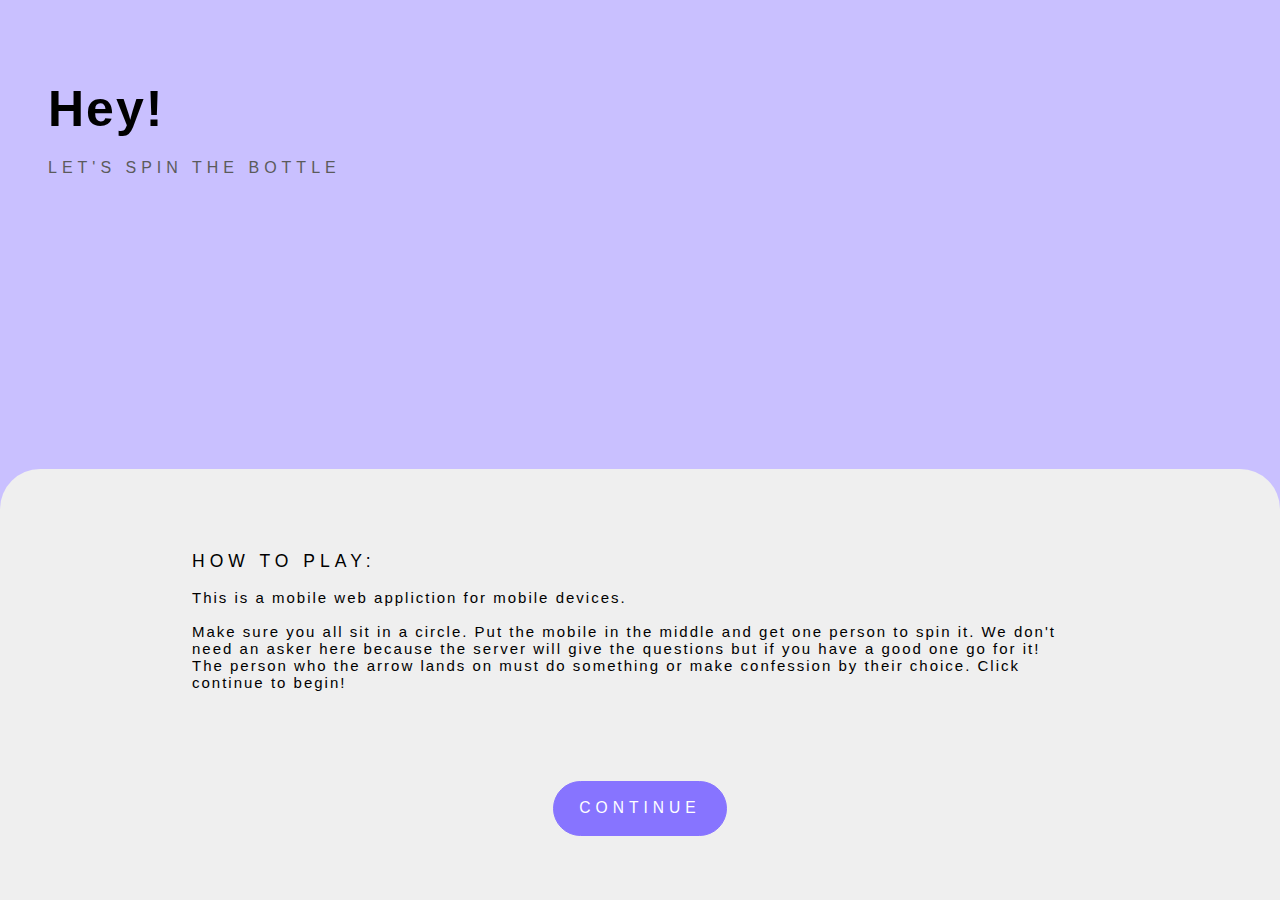
<file: index.html>
<!-- بسم الله الرحمان الرحیم -->
<!DOCTYPE html>
<head>
    <title>Spin The Bottle</title>

    <!-- Required meta tags -->
    <meta name="viewport" content="width=device-width, initial-scale=1">
    <!------------------------>

    <!-- Styles and fonts -->
    <link rel="stylesheet" href="styles/welcomepage.css" type="text/css">
    <link rel="stylesheet" href="styles/style.css" type="text/css">
    <!---------------------->

    <!-- JQuery and JS -->
    <script src="https://ajax.googleapis.com/ajax/libs/jquery/3.5.1/jquery.min.js"></script>
    <script src="scripts/script.js" defer></script>
    <!------------------->
</head>

<body style="background-color: #C9C0FF;">
    <article class="welcome-text">
        <h1>hey!</h1>
        <h4 style="color: #5B5B5B;">Let's spin the bottle</h4>
    </article>
    <section class="how-to-play">
        <h3>how to play:</h3>
        <p>This is a <b>mobile web appliction</b> for mobile devices.<br><br>
            Make sure you all sit in a circle. Put the mobile in the middle and get one person to spin it. We don't need an asker here because the server will give the questions but if you have a good one go for it!<br> The person who the arrow lands on must do something or make confession by their choice. Click continue to begin!</p>
        <div id="btn-box">
            <button class="continue" id="goToGame"><h3 style="color: white;">Continue</h3></button>
        </div>
        
    </section>
</body>

</html>
</file>
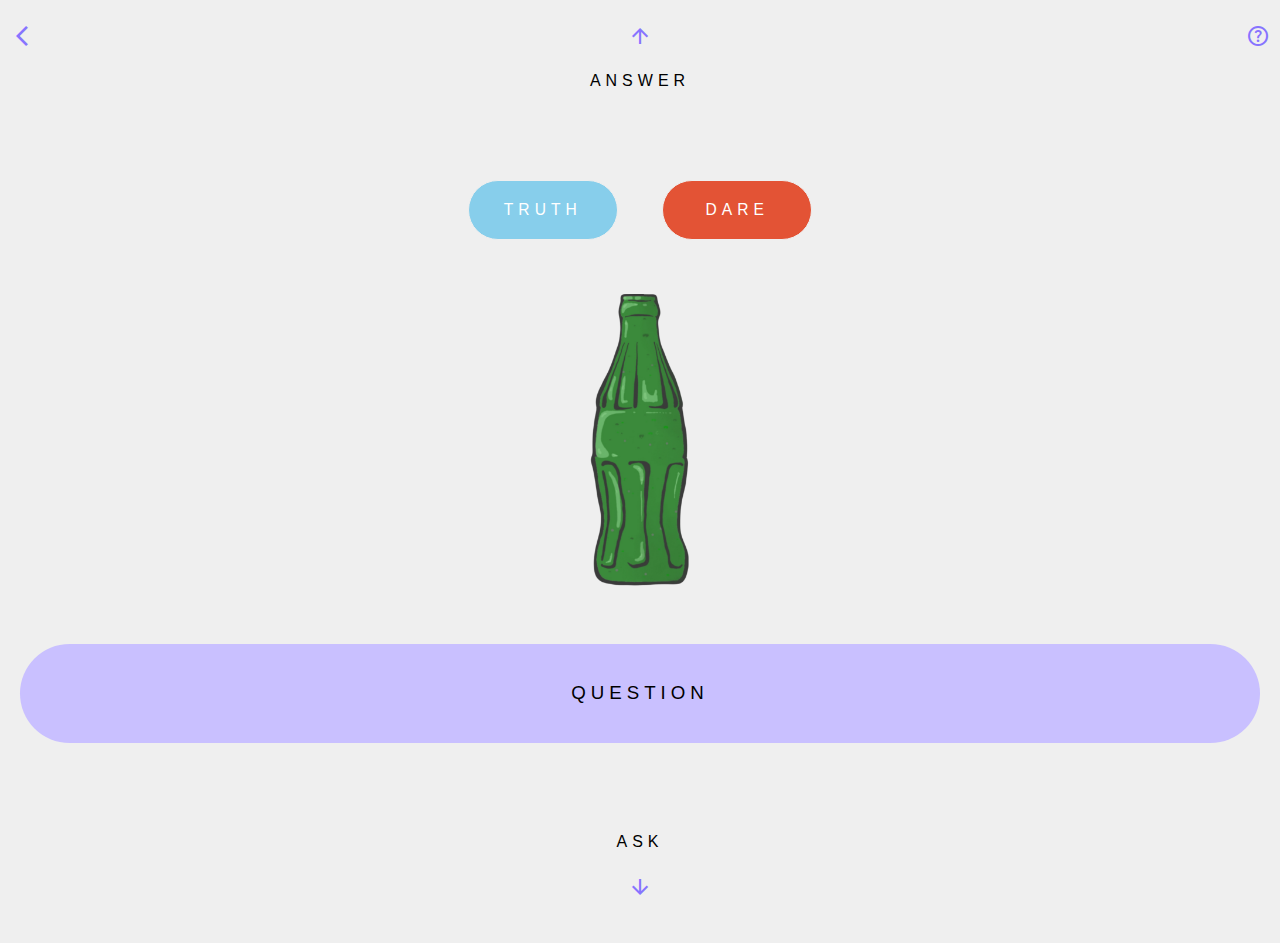
<file: game.html>
<!-- بسم الله الرحمان الرحیم -->
<!DOCTYPE html>

<head>
    <title>Spin The Bottle</title>

    <!-- Required meta tags -->
    <meta name="viewport" content="width=device-width, initial-scale=1">
    <!------------------------>

    <!-- Styles and fonts -->
    <link rel="stylesheet" href="styles/style.css" type="text/css">
    <link rel="stylesheet" href="styles/welcomepage.css" type="text/css">
    <link rel="stylesheet"
        href="https://fonts.googleapis.com/css2?family=Material+Symbols+Outlined:opsz,wght,FILL,GRAD@48,600,0,0" />
    <!---------------------->

    <!-- JQuery and JS -->
    <script src="https://ajax.googleapis.com/ajax/libs/jquery/3.5.1/jquery.min.js"></script>
    <script src="scripts/script.js" defer></script>
    <script src="scripts/questions.js" defer></script>
    <!------------------->
</head>

<body>
    <section class="answer">
        <section id="arrow-box">
            <!-- <div class="arrow-answer"> -->
                <p class="material-symbols-outlined" id="backToLevel" style="color: #8774FF; float: left;">
                    arrow_back_ios_new
                </p>
                <p class="material-symbols-outlined" style="color: #8774FF; cursor: default;">
                    arrow_upward
                </p>
                <p class="material-symbols-outlined" id="help" style="color: #8774FF; float: right;">
                    help
                </p>
                <h4 style="margin-top:0px;">answer</h4>
            </div>
        </section>
        <div id="btn-box">
            <button id="truth" class="play" style="background-color: #87CEEB;">
                <h3>truth</h3></a>
            </button>
            <button id="dare" class="play" style="background-color: #E35335;">
                <h3>dare</h3></a>
            </button>
            <button id="done" class="play" style="background-color: #8774FF; display: none;">
                <div class="material-symbols-outlined">
                    restart_alt
                </div>
            </button>
        </div>
    </section>

    <section class="bottle">
        <div id="pics"><img src="images/bottle-0.PNG" id="bottle-pics" width="100%"></div>
    </section>

    <section class="ask">
        <div class="arrow-ask">
            <div id="question">
                <h3>question</h3>
            </div>
        </div>
        <div id="btn-box">
            <h4 style="margin-bottom:0px;">ask</h4>
            <p class="material-symbols-outlined" style="color: #8774FF;  cursor: default;">
                arrow_downward
            </p>
        </div>
    </section>

    <section class="how-to-play-toggle">
        <h3>how to play:</h3>
        <p>My dear user, this is a mobile web appliction for mobile devices that require only a web browser to be installed on the device!<br>
            Make sure you all sit in a circle. Put the mobile in the middle and get one person to spin it. We don't need an asker here because the server will give the questions but if you have a good one go for it!<br> The person who the arrow lands on must do something or make confession by their choice. Click continue to begin!</p>
        <div id="btn-box">
            <button class="continue" id="continue-toggle">
                <h3 style="color: white;">Continue</h3>
            </button>
        </div>
    </section>
</body>

</html>
</file>
<file: styles/welcomepage.css>
@import url('https://fonts.cdnfonts.com/css/poppins');
*,
*:before,
*:after {
    box-sizing: border-box;
}
body{
    /* background-color: #C9C0FF; */
    font-family: 'Poppins', sans-serif;
    margin: 0px;
}
h1{
    text-transform: capitalize;
    font-size: 50px;
    letter-spacing: 2px;
    margin: 0;
}

h2,h3,h4{
    text-transform: uppercase;
    text-decoration: none;
    font-weight: 500;
    letter-spacing: 5px;
}
.welcome-text{
    margin: 5rem 3rem 2rem 3rem;
}
.how-to-play{
    position: fixed;
    bottom: 0;
    margin: 0;
    background-color: #EFEFEF;
    border-radius: 40px 40px 0px 0px ;
    padding: 5vw 15vw;
    font-size: 15px;
    font-weight: 300;
    letter-spacing: 2px;
}
#btn-box{
    text-align: center;
    margin-top: 7vw;
    height: 50%;

}
button a{
    text-decoration: none;
}
.continue{
    background-color: #8774FF;
    padding: 2px 25px;
    border-radius: 30px;
    border: #8774FF 1px solid;
}
.continue:active{
    background-color: rgb(119, 119, 119);
}

/* @media screen and (min-width: 400px) {
    .how-to-play{
        border-radius: 40px;
    }
} */
</file>
<file: styles/style.css>
@import url('https://fonts.cdnfonts.com/css/poppins');

*,
*:before,
*:after {
    box-sizing: border-box;
}

body {
    background-color: #EFEFEF;
    font-family: 'Poppins', sans-serif;
    margin: 0px;
}

.answer {
    text-align: center;
    height: 33%;
    margin-bottom: 20px;
}

.ask {
    margin: 20px;
    height: 33%;
}

.play {
    color: white;
    padding: 2px 25px;
    border-radius: 10vw;
    border: #EFEFEF 1px solid;
    width: 150px;
    height: 60px;
    margin: 0 20px;
    display: inline-block;

}

.bottle {
    margin: 20px;
    padding: 30px;
}

#pics {
    width: 300px;
    display: block;
    margin-left: auto;
    margin-right: auto;
}

#question {
    padding: 20px;
    text-align: center;
    background-color: #C9C0FF;
    border-radius: 5vw;
    /* opacity: 0; */
}

.how-to-play-toggle {
    margin: 0;
    background-color: #C9C0FF;
    box-shadow: 0px 1px 25px  blue;
    border-radius: 0px 0px 40px 40px;
    padding: 5vw 20vw;
    font-weight: 300;
    letter-spacing: 2px;
    position: absolute;
    top: 0px;
    left: 0px;
    color: white;
}

@media screen and (max-width: 400px) {
    .play {
        margin: 0px;
    }

    /* .arrow-answer, .arrow-ask{
        display: none;
    } */
}

#arrow-box {
    margin: 0 10px 0 10px;
}

#arrow-box>.material-symbols-outlined {
    cursor: pointer;
    color: azure;
}

button {
    cursor: pointer;
}

button:active,
a:active {
    border: gray 1px solid;
}
</file>
